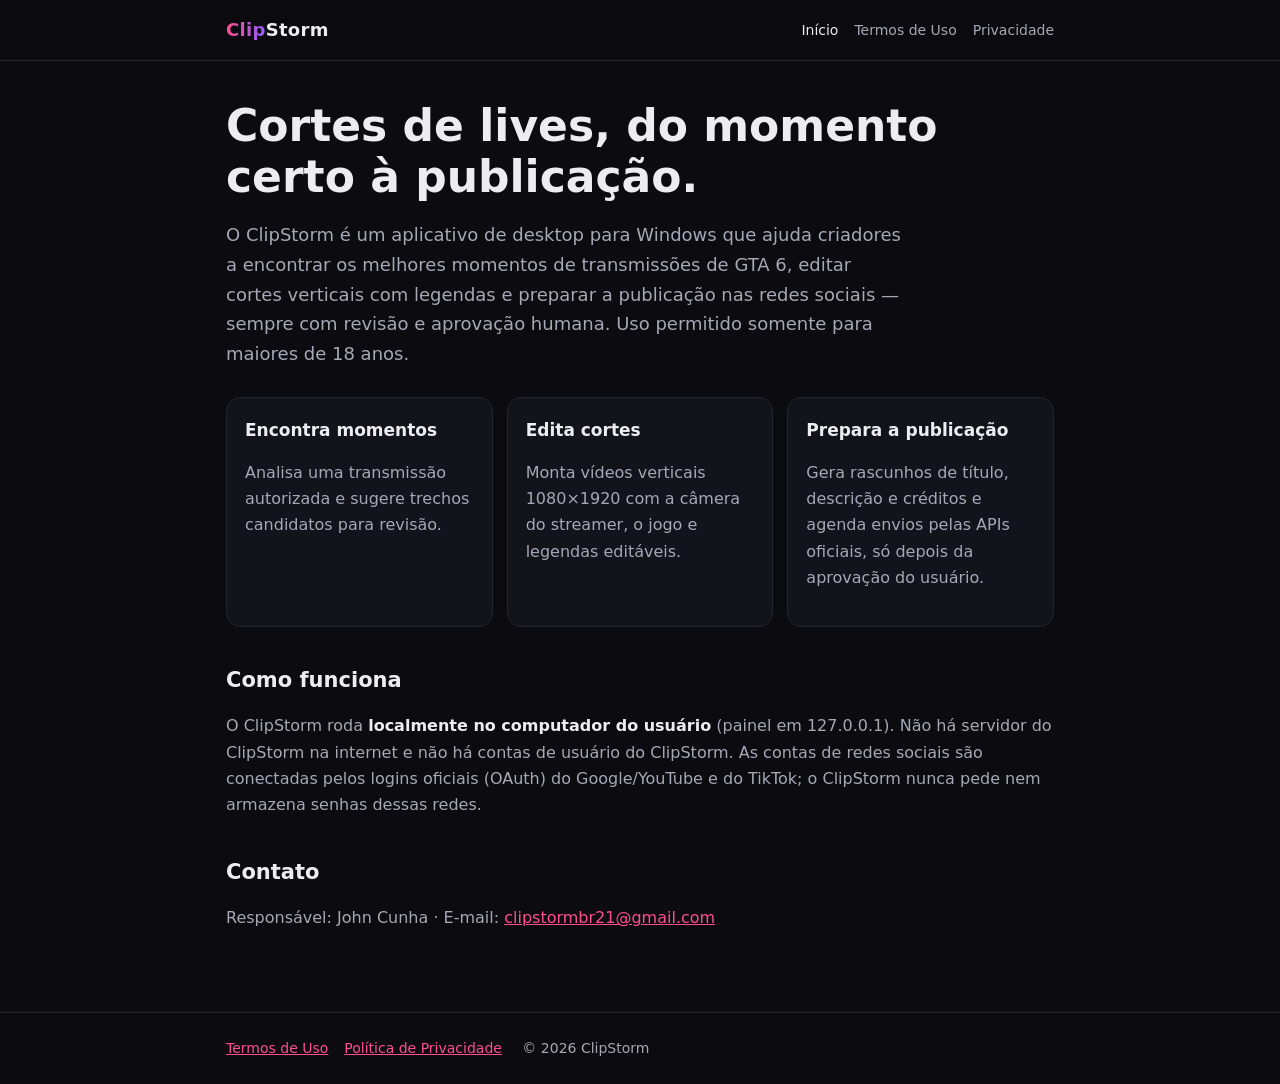
<file: index.html>
<!doctype html>
<html lang="pt-BR">
<head>
<meta charset="utf-8">
<meta name="viewport" content="width=device-width, initial-scale=1">
<title>ClipStorm</title>
<meta name="description" content="ClipStorm: aplicativo de desktop que ajuda a encontrar, editar e agendar cortes verticais de lives.">
<link rel="stylesheet" href="style.css">
</head>
<body>
<header><div class="wrap">
  <a class="brand" href="index.html"><span>Clip</span>Storm</a>
  <nav><a href="index.html" aria-current="page">Início</a><a href="termos.html">Termos de Uso</a><a href="privacidade.html">Privacidade</a></nav>
</div></header>
<main><div class="wrap">
  <h1>Cortes de lives, do momento certo à publicação.</h1>
  <p class="lead">O ClipStorm é um aplicativo de desktop para Windows que ajuda criadores a encontrar os melhores momentos
    de transmissões de GTA 6, editar cortes verticais com legendas e preparar a publicação nas redes sociais — sempre com
    revisão e aprovação humana. Uso permitido somente para maiores de 18 anos.</p>

  <div class="grid">
    <div class="card"><h3>Encontra momentos</h3><p>Analisa uma transmissão autorizada e sugere trechos candidatos para revisão.</p></div>
    <div class="card"><h3>Edita cortes</h3><p>Monta vídeos verticais 1080×1920 com a câmera do streamer, o jogo e legendas editáveis.</p></div>
    <div class="card"><h3>Prepara a publicação</h3><p>Gera rascunhos de título, descrição e créditos e agenda envios pelas APIs oficiais, só depois da aprovação do usuário.</p></div>
  </div>

  <h2>Como funciona</h2>
  <p>O ClipStorm roda <strong>localmente no computador do usuário</strong> (painel em 127.0.0.1). Não há servidor do ClipStorm
    na internet e não há contas de usuário do ClipStorm. As contas de redes sociais são conectadas pelos logins oficiais
    (OAuth) do Google/YouTube e do TikTok; o ClipStorm nunca pede nem armazena senhas dessas redes.</p>

  <h2>Contato</h2>
  <p>Responsável: John Cunha · E-mail: <a href="mailto:clipstormbr21@gmail.com">clipstormbr21@gmail.com</a></p>
</div></main>
<footer><div class="wrap"><a href="termos.html">Termos de Uso</a><a href="privacidade.html">Política de Privacidade</a> © 2026 ClipStorm</div></footer>
</body>
</html>
</file>
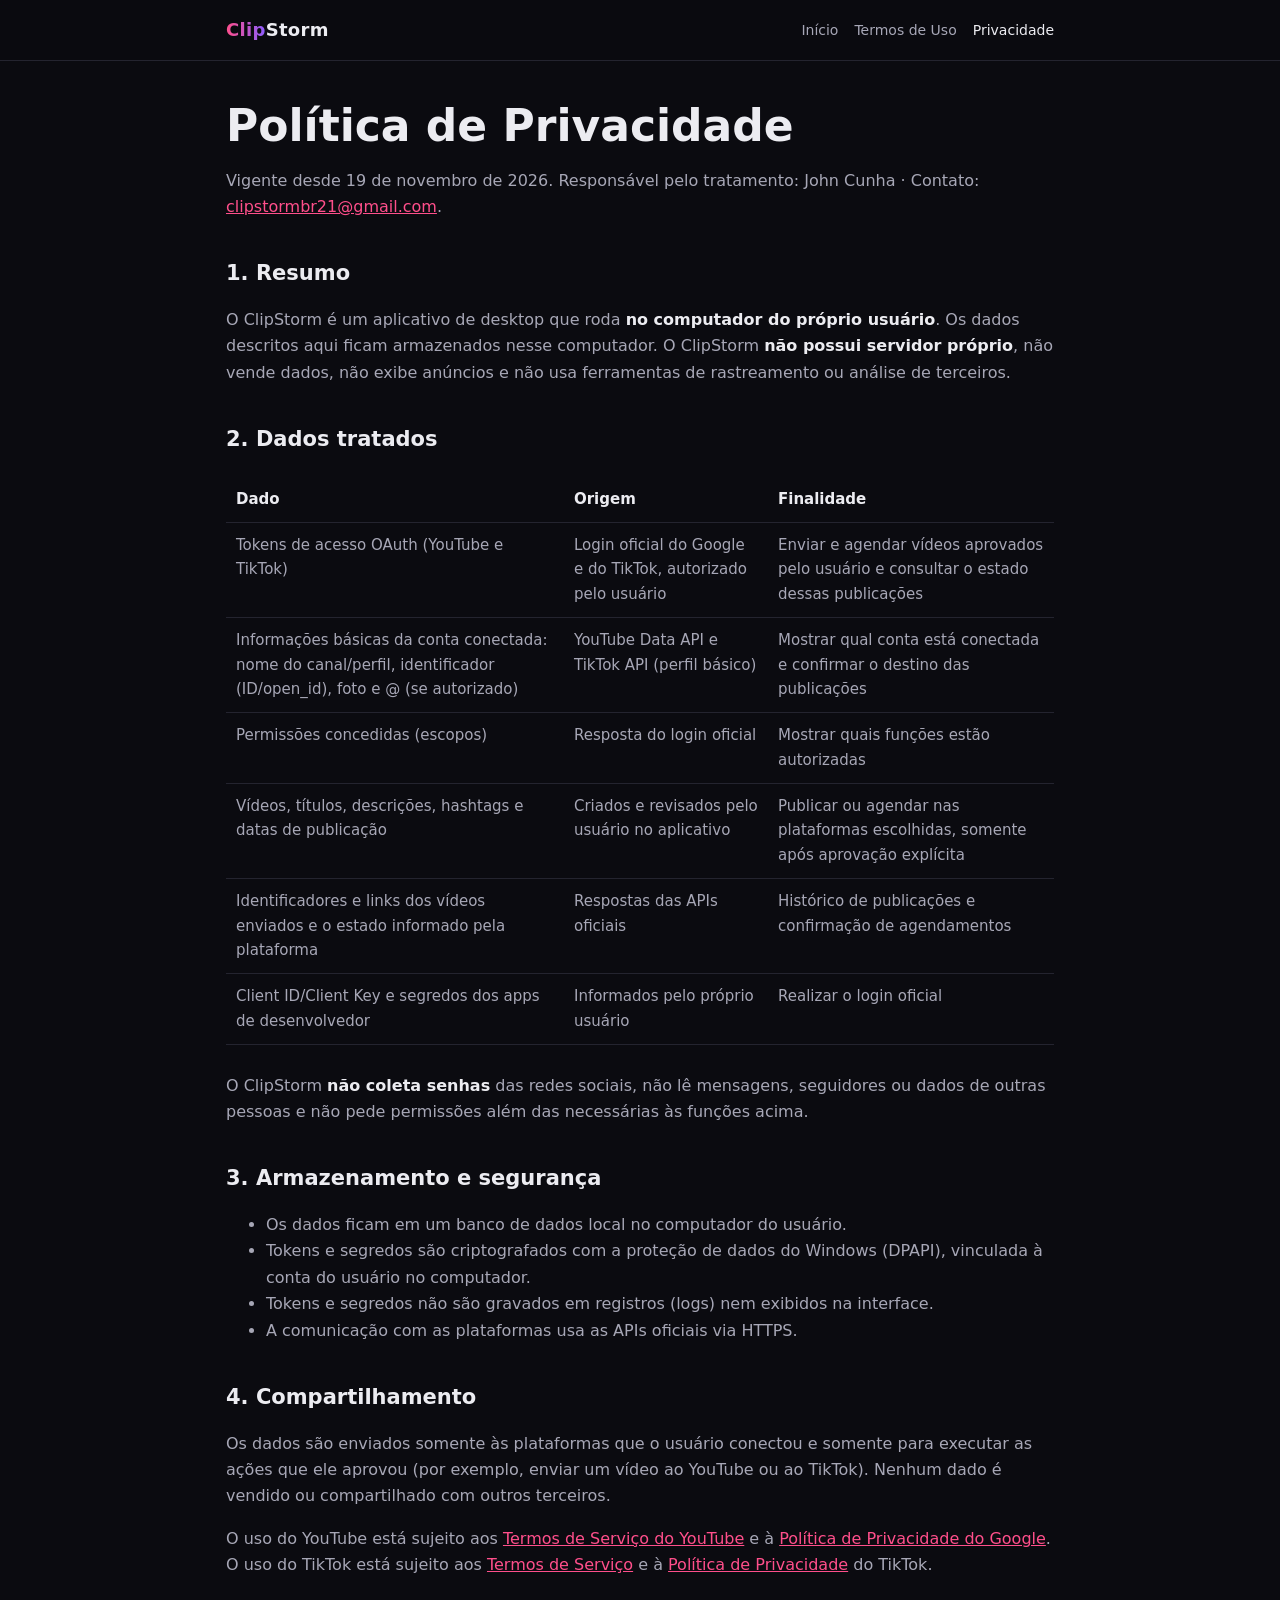
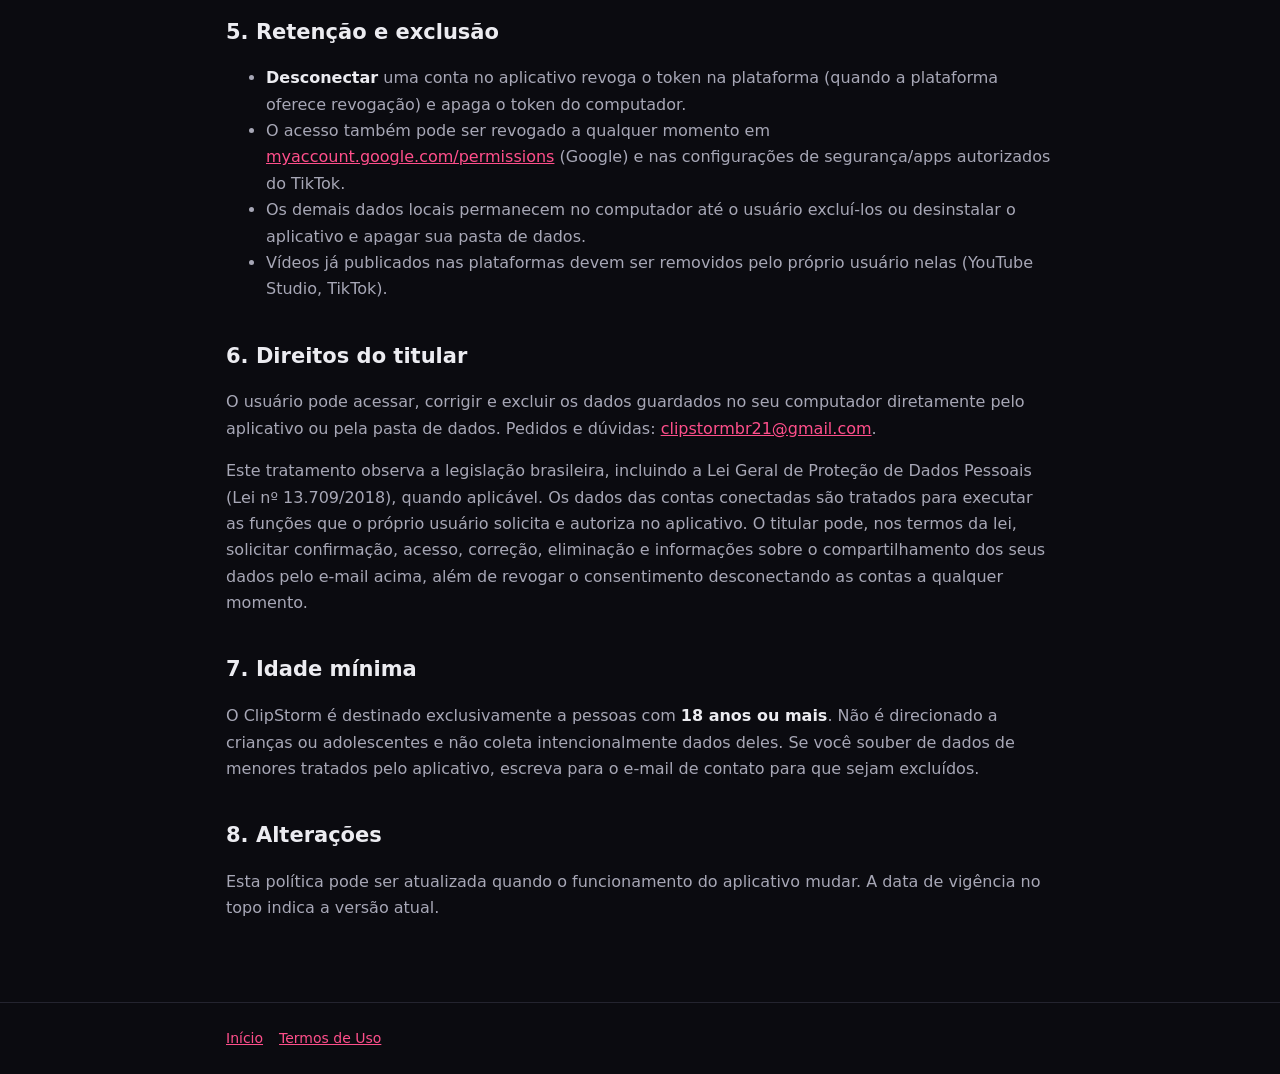
<file: privacidade.html>
<!doctype html>
<html lang="pt-BR">
<head>
<meta charset="utf-8">
<meta name="viewport" content="width=device-width, initial-scale=1">
<title>Política de Privacidade · ClipStorm</title>
<link rel="stylesheet" href="style.css">
</head>
<body>
<header><div class="wrap">
  <a class="brand" href="index.html"><span>Clip</span>Storm</a>
  <nav><a href="index.html">Início</a><a href="termos.html">Termos de Uso</a><a href="privacidade.html" aria-current="page">Privacidade</a></nav>
</div></header>
<main><div class="wrap">
  <h1>Política de Privacidade</h1>
  <p>Vigente desde 19 de novembro de 2026. Responsável pelo tratamento: John Cunha
    · Contato: <a href="mailto:clipstormbr21@gmail.com">clipstormbr21@gmail.com</a>.</p>

  <h2>1. Resumo</h2>
  <p>O ClipStorm é um aplicativo de desktop que roda <strong>no computador do próprio usuário</strong>. Os dados descritos aqui
    ficam armazenados nesse computador. O ClipStorm <strong>não possui servidor próprio</strong>, não vende dados, não exibe
    anúncios e não usa ferramentas de rastreamento ou análise de terceiros.</p>

  <h2>2. Dados tratados</h2>
  <div class="table-wrap"><table>
    <tr><th>Dado</th><th>Origem</th><th>Finalidade</th></tr>
    <tr><td>Tokens de acesso OAuth (YouTube e TikTok)</td><td>Login oficial do Google e do TikTok, autorizado pelo usuário</td>
        <td>Enviar e agendar vídeos aprovados pelo usuário e consultar o estado dessas publicações</td></tr>
    <tr><td>Informações básicas da conta conectada: nome do canal/perfil, identificador (ID/open_id), foto e @ (se autorizado)</td>
        <td>YouTube Data API e TikTok API (perfil básico)</td><td>Mostrar qual conta está conectada e confirmar o destino das publicações</td></tr>
    <tr><td>Permissões concedidas (escopos)</td><td>Resposta do login oficial</td><td>Mostrar quais funções estão autorizadas</td></tr>
    <tr><td>Vídeos, títulos, descrições, hashtags e datas de publicação</td><td>Criados e revisados pelo usuário no aplicativo</td>
        <td>Publicar ou agendar nas plataformas escolhidas, somente após aprovação explícita</td></tr>
    <tr><td>Identificadores e links dos vídeos enviados e o estado informado pela plataforma</td><td>Respostas das APIs oficiais</td>
        <td>Histórico de publicações e confirmação de agendamentos</td></tr>
    <tr><td>Client ID/Client Key e segredos dos apps de desenvolvedor</td><td>Informados pelo próprio usuário</td><td>Realizar o login oficial</td></tr>
  </table></div>
  <p>O ClipStorm <strong>não coleta senhas</strong> das redes sociais, não lê mensagens, seguidores ou dados de outras pessoas e não
    pede permissões além das necessárias às funções acima.</p>

  <h2>3. Armazenamento e segurança</h2>
  <ul>
    <li>Os dados ficam em um banco de dados local no computador do usuário.</li>
    <li>Tokens e segredos são criptografados com a proteção de dados do Windows (DPAPI), vinculada à conta do usuário no computador.</li>
    <li>Tokens e segredos não são gravados em registros (logs) nem exibidos na interface.</li>
    <li>A comunicação com as plataformas usa as APIs oficiais via HTTPS.</li>
  </ul>

  <h2>4. Compartilhamento</h2>
  <p>Os dados são enviados somente às plataformas que o usuário conectou e somente para executar as ações que ele aprovou
    (por exemplo, enviar um vídeo ao YouTube ou ao TikTok). Nenhum dado é vendido ou compartilhado com outros terceiros.</p>
  <p>O uso do YouTube está sujeito aos <a href="https://www.youtube.com/t/terms" rel="noopener">Termos de Serviço do YouTube</a> e à
    <a href="https://policies.google.com/privacy" rel="noopener">Política de Privacidade do Google</a>. O uso do TikTok está sujeito
    aos <a href="https://www.tiktok.com/legal/terms-of-service" rel="noopener">Termos de Serviço</a> e à
    <a href="https://www.tiktok.com/legal/privacy-policy" rel="noopener">Política de Privacidade</a> do TikTok.</p>

  <h2>5. Retenção e exclusão</h2>
  <ul>
    <li><strong>Desconectar</strong> uma conta no aplicativo revoga o token na plataforma (quando a plataforma oferece revogação) e apaga o token do computador.</li>
    <li>O acesso também pode ser revogado a qualquer momento em <a href="https://myaccount.google.com/permissions" rel="noopener">myaccount.google.com/permissions</a> (Google) e nas configurações de segurança/apps autorizados do TikTok.</li>
    <li>Os demais dados locais permanecem no computador até o usuário excluí-los ou desinstalar o aplicativo e apagar sua pasta de dados.</li>
    <li>Vídeos já publicados nas plataformas devem ser removidos pelo próprio usuário nelas (YouTube Studio, TikTok).</li>
  </ul>

  <h2>6. Direitos do titular</h2>
  <p>O usuário pode acessar, corrigir e excluir os dados guardados no seu computador diretamente pelo aplicativo ou pela pasta de dados.
    Pedidos e dúvidas: <a href="mailto:clipstormbr21@gmail.com">clipstormbr21@gmail.com</a>.</p>
  <p>Este tratamento observa a legislação brasileira, incluindo a Lei Geral de Proteção de Dados Pessoais (Lei nº 13.709/2018),
    quando aplicável. Os dados das contas conectadas são tratados para executar as funções que o próprio usuário solicita e
    autoriza no aplicativo. O titular pode, nos termos da lei, solicitar confirmação, acesso, correção, eliminação e
    informações sobre o compartilhamento dos seus dados pelo e-mail acima, além de revogar o consentimento desconectando
    as contas a qualquer momento.</p>

  <h2>7. Idade mínima</h2>
  <p>O ClipStorm é destinado exclusivamente a pessoas com <strong>18 anos ou mais</strong>. Não é direcionado a crianças ou
    adolescentes e não coleta intencionalmente dados deles. Se você souber de dados de menores tratados pelo aplicativo,
    escreva para o e-mail de contato para que sejam excluídos.</p>

  <h2>8. Alterações</h2>
  <p>Esta política pode ser atualizada quando o funcionamento do aplicativo mudar. A data de vigência no topo indica a versão atual.</p>
</div></main>
<footer><div class="wrap"><a href="index.html">Início</a><a href="termos.html">Termos de Uso</a></div></footer>
</body>
</html>
</file>
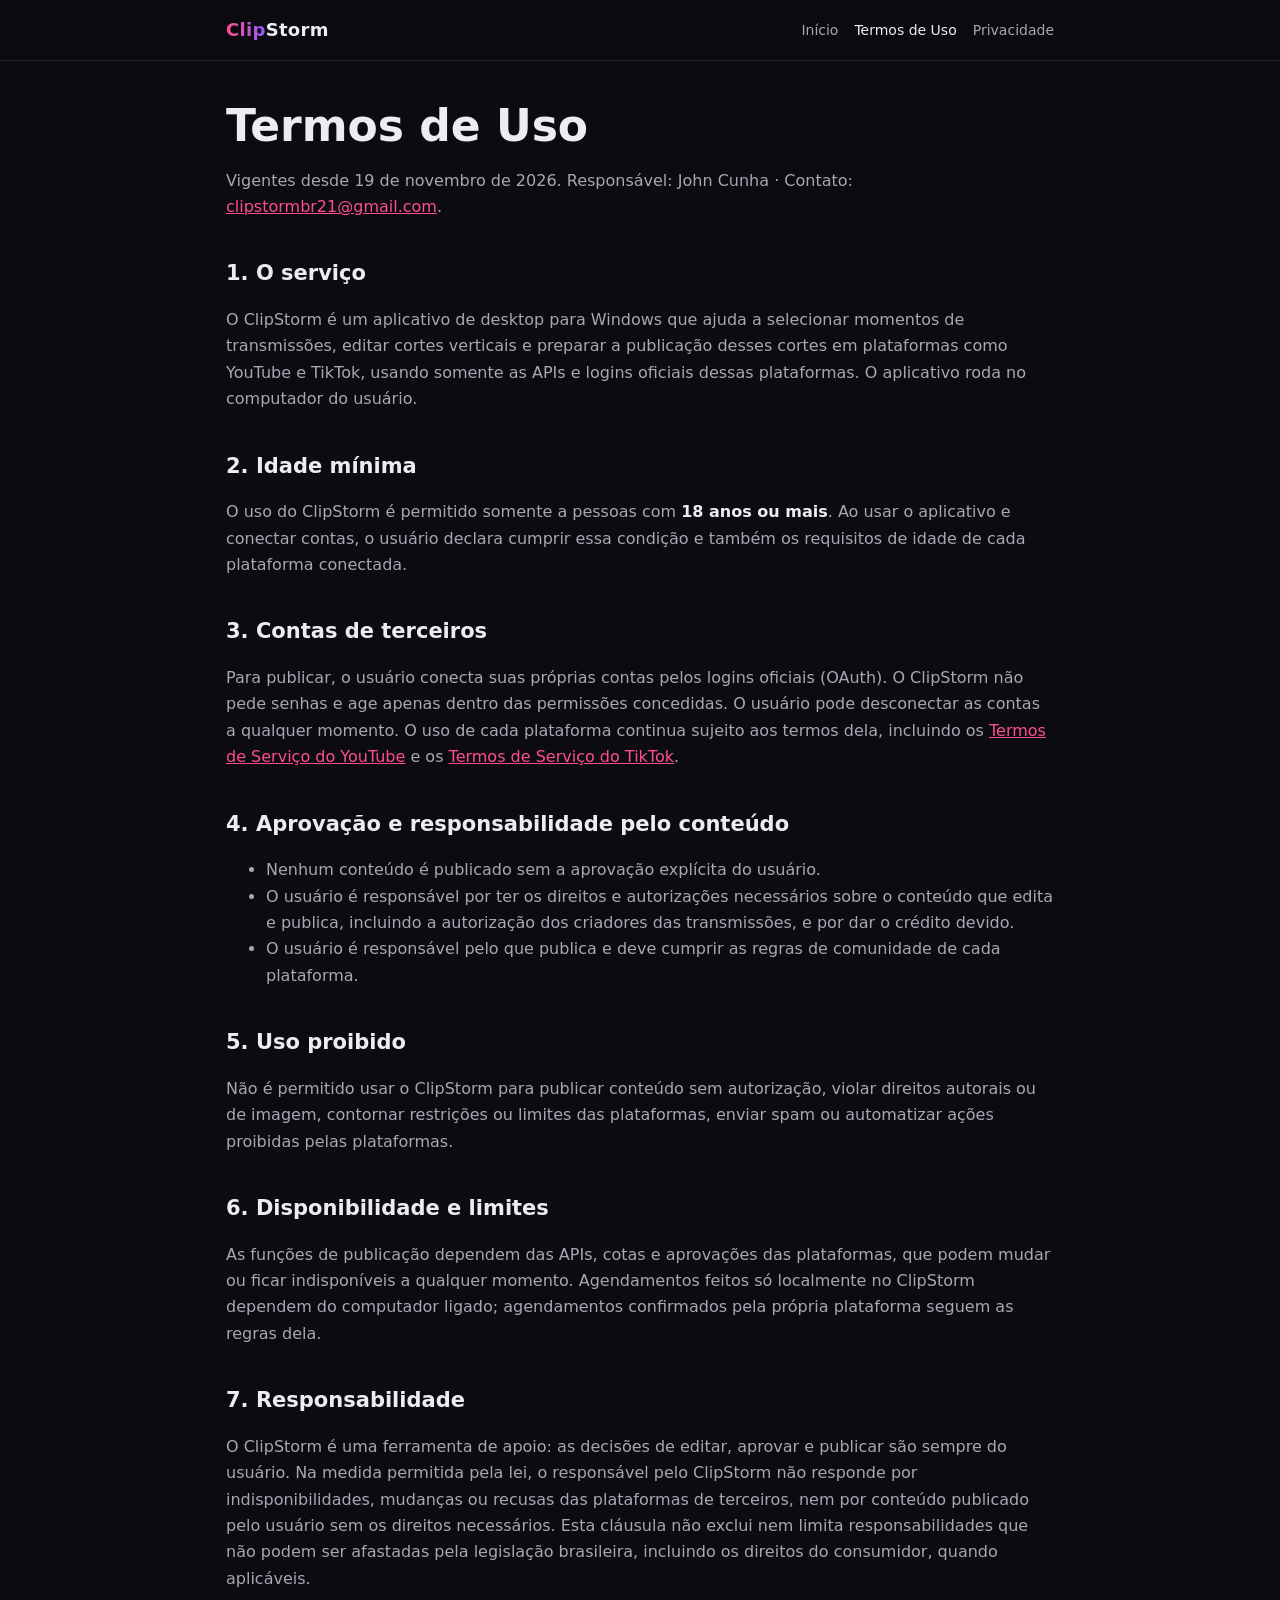
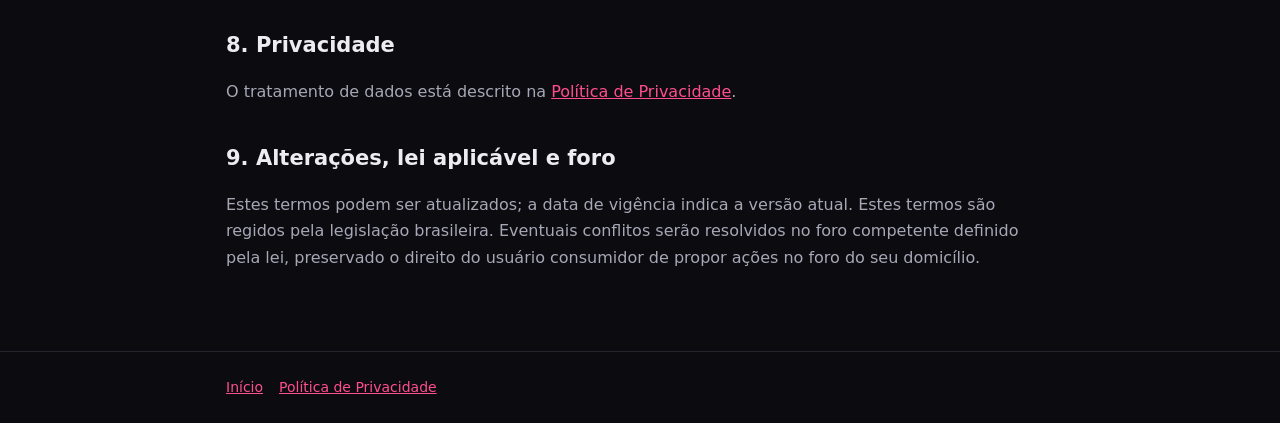
<file: termos.html>
<!doctype html>
<html lang="pt-BR">
<head>
<meta charset="utf-8">
<meta name="viewport" content="width=device-width, initial-scale=1">
<title>Termos de Uso · ClipStorm</title>
<link rel="stylesheet" href="style.css">
</head>
<body>
<header><div class="wrap">
  <a class="brand" href="index.html"><span>Clip</span>Storm</a>
  <nav><a href="index.html">Início</a><a href="termos.html" aria-current="page">Termos de Uso</a><a href="privacidade.html">Privacidade</a></nav>
</div></header>
<main><div class="wrap">
  <h1>Termos de Uso</h1>
  <p>Vigentes desde 19 de novembro de 2026. Responsável: John Cunha
    · Contato: <a href="mailto:clipstormbr21@gmail.com">clipstormbr21@gmail.com</a>.</p>

  <h2>1. O serviço</h2>
  <p>O ClipStorm é um aplicativo de desktop para Windows que ajuda a selecionar momentos de transmissões, editar cortes
    verticais e preparar a publicação desses cortes em plataformas como YouTube e TikTok, usando somente as APIs e
    logins oficiais dessas plataformas. O aplicativo roda no computador do usuário.</p>

  <h2>2. Idade mínima</h2>
  <p>O uso do ClipStorm é permitido somente a pessoas com <strong>18 anos ou mais</strong>. Ao usar o aplicativo e conectar
    contas, o usuário declara cumprir essa condição e também os requisitos de idade de cada plataforma conectada.</p>

  <h2>3. Contas de terceiros</h2>
  <p>Para publicar, o usuário conecta suas próprias contas pelos logins oficiais (OAuth). O ClipStorm não pede senhas e age
    apenas dentro das permissões concedidas. O usuário pode desconectar as contas a qualquer momento. O uso de cada
    plataforma continua sujeito aos termos dela, incluindo os
    <a href="https://www.youtube.com/t/terms" rel="noopener">Termos de Serviço do YouTube</a> e os
    <a href="https://www.tiktok.com/legal/terms-of-service" rel="noopener">Termos de Serviço do TikTok</a>.</p>

  <h2>4. Aprovação e responsabilidade pelo conteúdo</h2>
  <ul>
    <li>Nenhum conteúdo é publicado sem a aprovação explícita do usuário.</li>
    <li>O usuário é responsável por ter os direitos e autorizações necessários sobre o conteúdo que edita e publica,
      incluindo a autorização dos criadores das transmissões, e por dar o crédito devido.</li>
    <li>O usuário é responsável pelo que publica e deve cumprir as regras de comunidade de cada plataforma.</li>
  </ul>

  <h2>5. Uso proibido</h2>
  <p>Não é permitido usar o ClipStorm para publicar conteúdo sem autorização, violar direitos autorais ou de imagem,
    contornar restrições ou limites das plataformas, enviar spam ou automatizar ações proibidas pelas plataformas.</p>

  <h2>6. Disponibilidade e limites</h2>
  <p>As funções de publicação dependem das APIs, cotas e aprovações das plataformas, que podem mudar ou ficar indisponíveis
    a qualquer momento. Agendamentos feitos só localmente no ClipStorm dependem do computador ligado; agendamentos
    confirmados pela própria plataforma seguem as regras dela.</p>

  <h2>7. Responsabilidade</h2>
  <p>O ClipStorm é uma ferramenta de apoio: as decisões de editar, aprovar e publicar são sempre do usuário. Na medida
    permitida pela lei, o responsável pelo ClipStorm não responde por indisponibilidades, mudanças ou recusas das
    plataformas de terceiros, nem por conteúdo publicado pelo usuário sem os direitos necessários. Esta cláusula não exclui
    nem limita responsabilidades que não podem ser afastadas pela legislação brasileira, incluindo os direitos do
    consumidor, quando aplicáveis.</p>

  <h2>8. Privacidade</h2>
  <p>O tratamento de dados está descrito na <a href="privacidade.html">Política de Privacidade</a>.</p>

  <h2>9. Alterações, lei aplicável e foro</h2>
  <p>Estes termos podem ser atualizados; a data de vigência indica a versão atual.
    Estes termos são regidos pela legislação brasileira. Eventuais conflitos serão resolvidos no foro competente definido
    pela lei, preservado o direito do usuário consumidor de propor ações no foro do seu domicílio.</p>
</div></main>
<footer><div class="wrap"><a href="index.html">Início</a><a href="privacidade.html">Política de Privacidade</a></div></footer>
</body>
</html>
</file>
<file: style.css>
:root {
  --bg: #0b0b10; --surface: #13131b; --border: #24242f; --text: #ececf1; --text-2: #a7a7b6;
  --accent: #ff4f8b; --accent-2: #8b5cff; --warn-bg: #3a2a08; --warn: #ffd23f;
  color-scheme: dark;
}
* { box-sizing: border-box; }
html { -webkit-text-size-adjust: 100%; }
body { margin: 0; background: var(--bg); color: var(--text); font: 16px/1.65 Inter, "Segoe UI", system-ui, -apple-system, sans-serif; }
a { color: var(--accent); }
.wrap { max-width: 860px; margin: 0 auto; padding: 0 16px; }
header { border-bottom: 1px solid var(--border); background: rgba(11, 11, 16, .9); position: sticky; top: 0; backdrop-filter: blur(8px); }
header .wrap { display: flex; align-items: center; justify-content: space-between; gap: 12px; height: 60px; flex-wrap: wrap; }
.brand { font-weight: 800; letter-spacing: .3px; text-decoration: none; color: var(--text); font-size: 18px; }
.brand span { background: linear-gradient(90deg, var(--accent), var(--accent-2)); -webkit-background-clip: text; background-clip: text; color: transparent; }
nav a { color: var(--text-2); text-decoration: none; margin-left: 16px; font-size: 14px; }
nav a:hover, nav a[aria-current] { color: var(--text); }
main { padding: 40px 0 64px; }
h1 { font-size: clamp(28px, 6vw, 44px); line-height: 1.15; margin: 0 0 12px; }
h2 { font-size: 21px; margin: 36px 0 8px; }
h3 { font-size: 17px; margin: 22px 0 6px; }
p, li { color: var(--text-2); }
strong { color: var(--text); }
.lead { font-size: 18px; max-width: 680px; }
.grid { display: grid; grid-template-columns: repeat(auto-fit, minmax(220px, 1fr)); gap: 14px; margin-top: 28px; }
.card { background: var(--surface); border: 1px solid var(--border); border-radius: 14px; padding: 18px; }
.card h3 { margin-top: 0; color: var(--text); }
.todo { background: var(--warn-bg); color: var(--warn); border-radius: 6px; padding: 1px 6px; font-weight: 600; }
.notice { border: 1px solid #5a4410; background: #1d1606; border-radius: 12px; padding: 12px 16px; color: var(--warn); font-size: 14px; }
table { width: 100%; border-collapse: collapse; margin: 12px 0; font-size: 15px; }
th, td { text-align: left; padding: 10px; border-bottom: 1px solid var(--border); vertical-align: top; }
th { color: var(--text); }
td { color: var(--text-2); }
.table-wrap { overflow-x: auto; }
footer { border-top: 1px solid var(--border); padding: 24px 0; color: var(--text-2); font-size: 14px; }
footer a { margin-right: 16px; }
@media (max-width: 520px) { nav a { margin-left: 10px; } }
</file>
